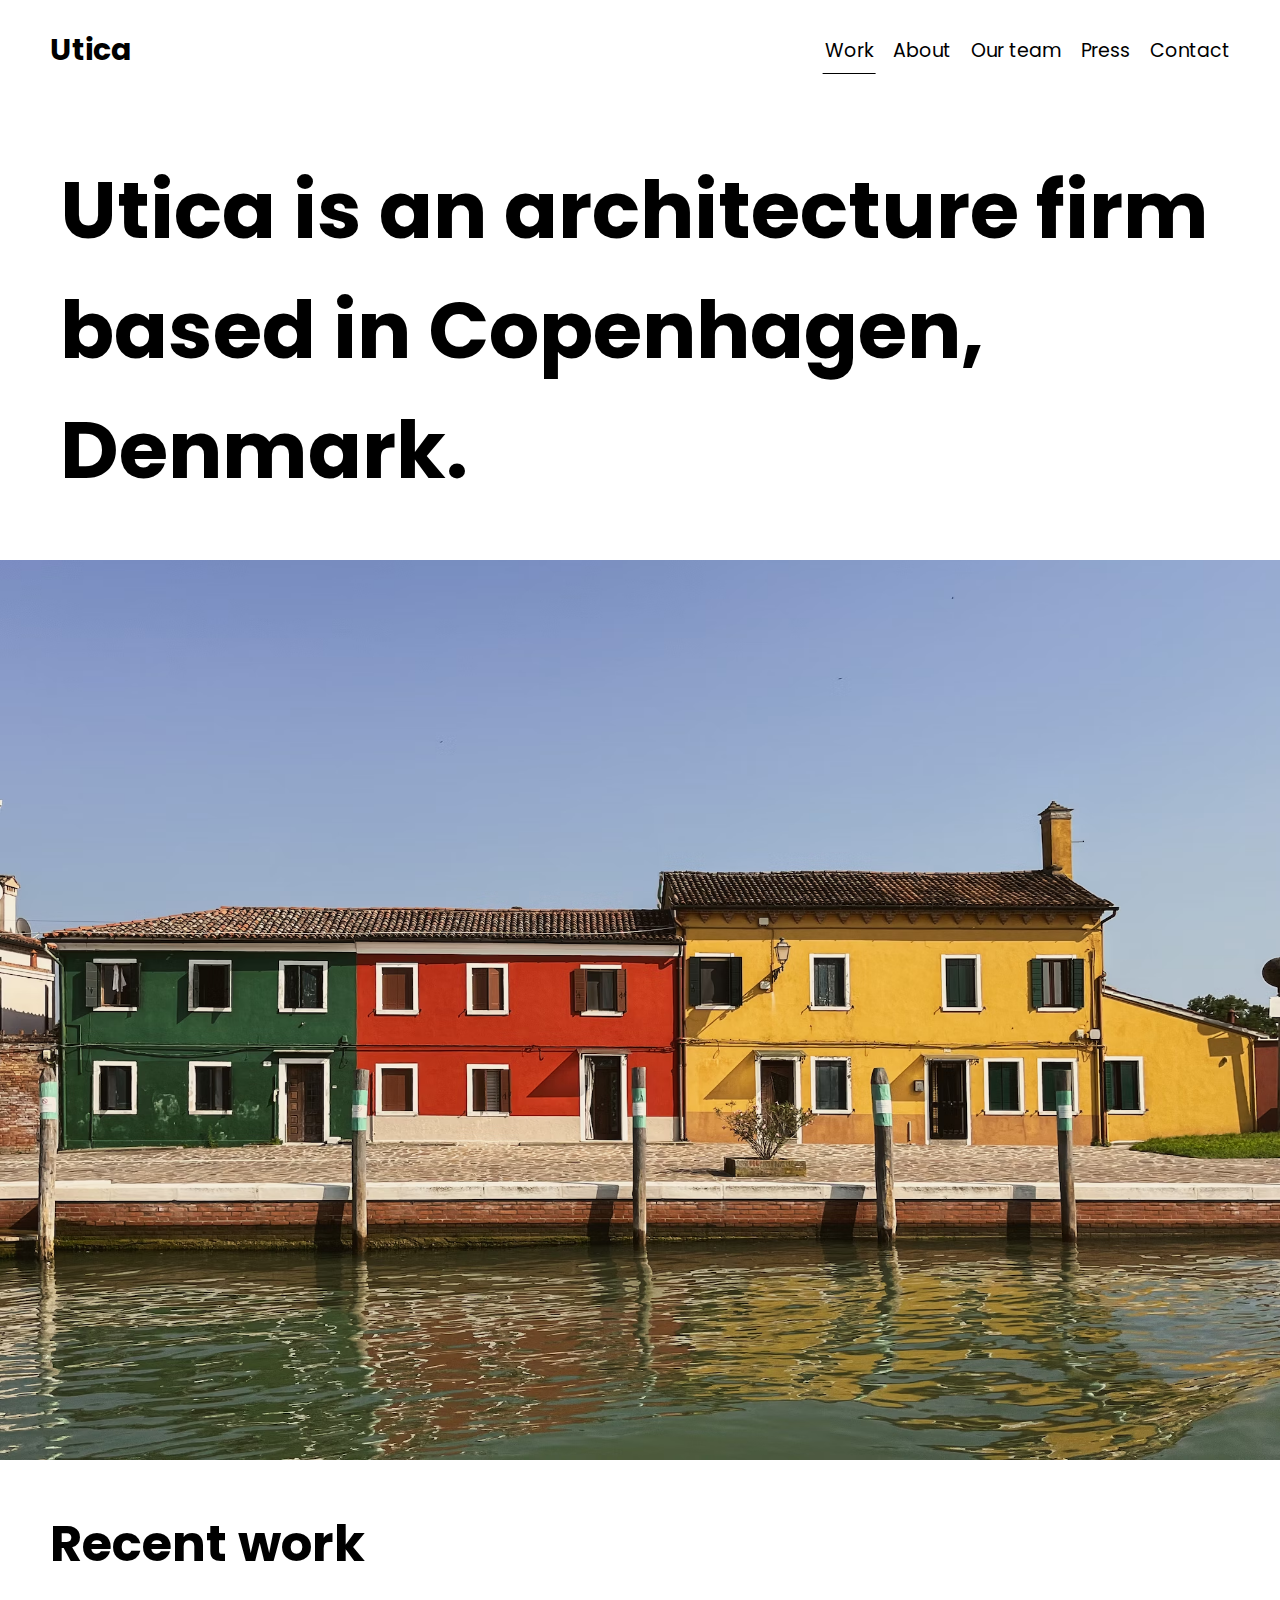
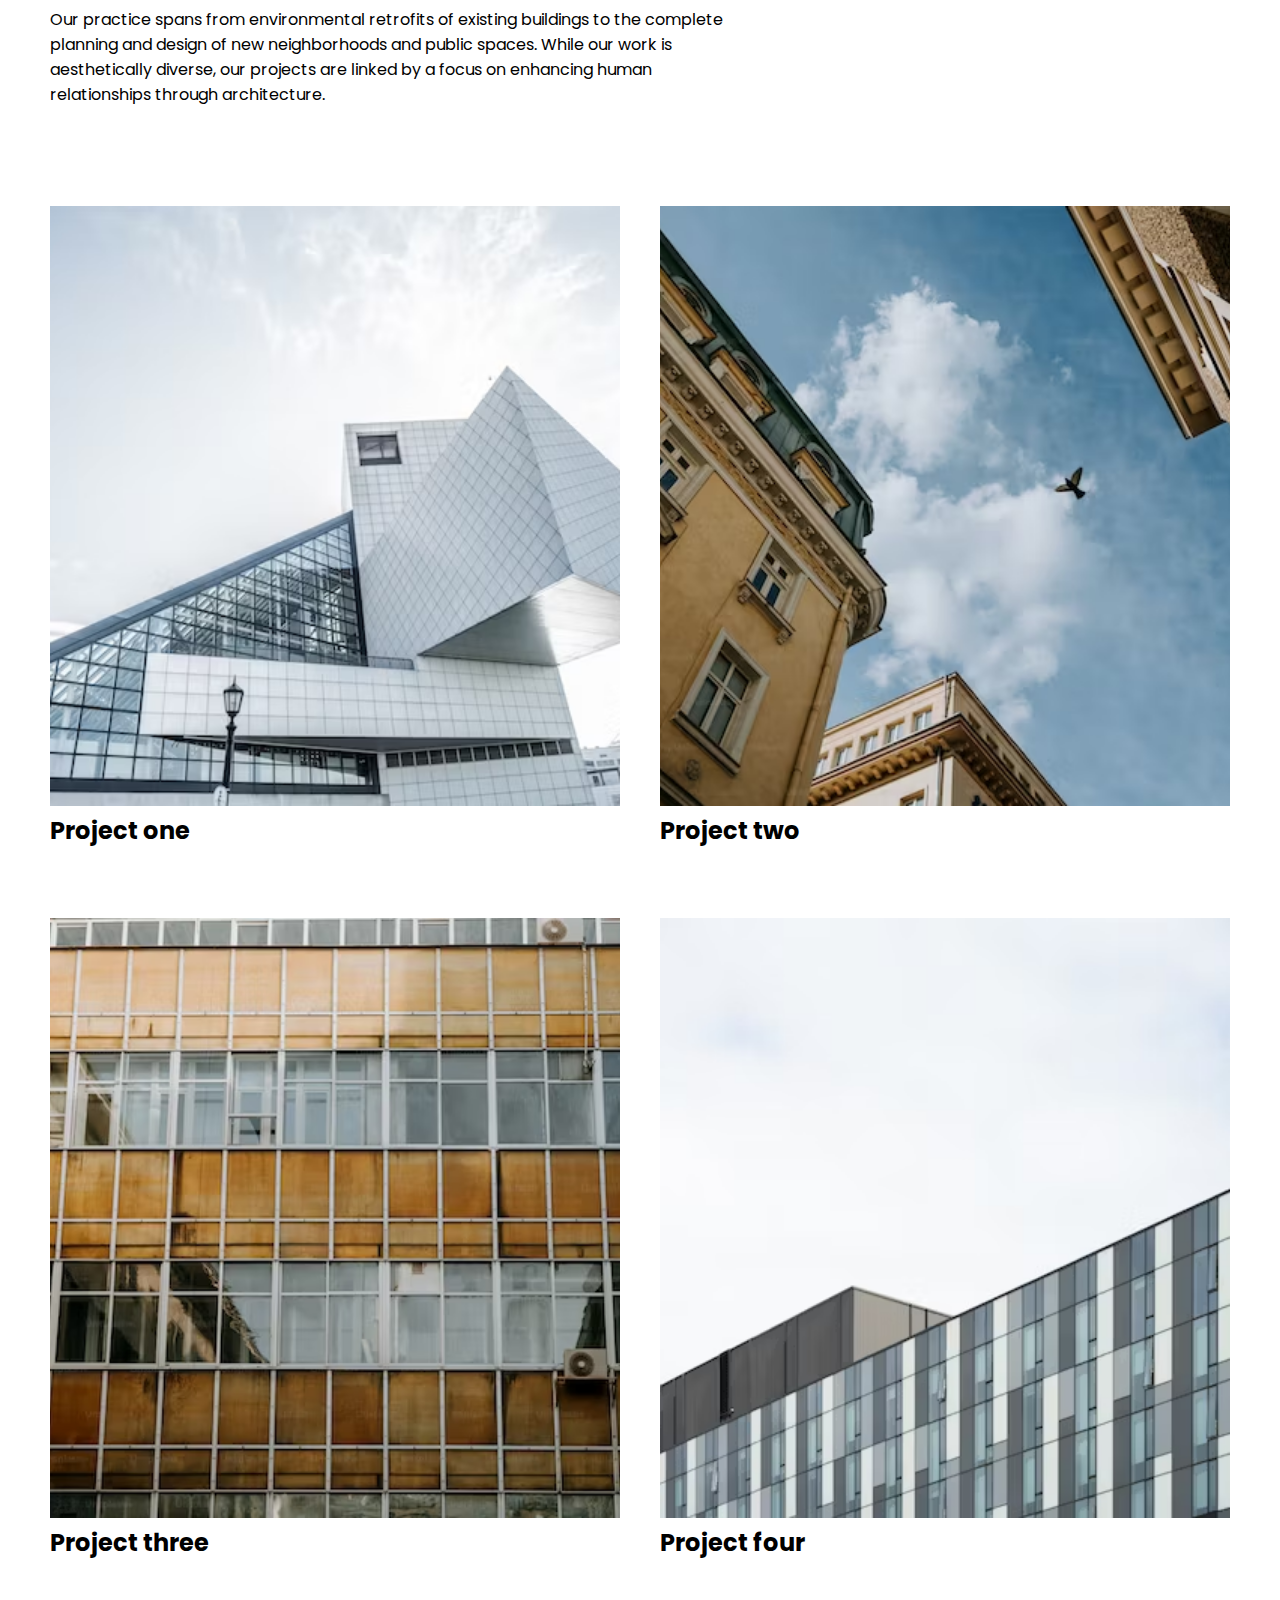
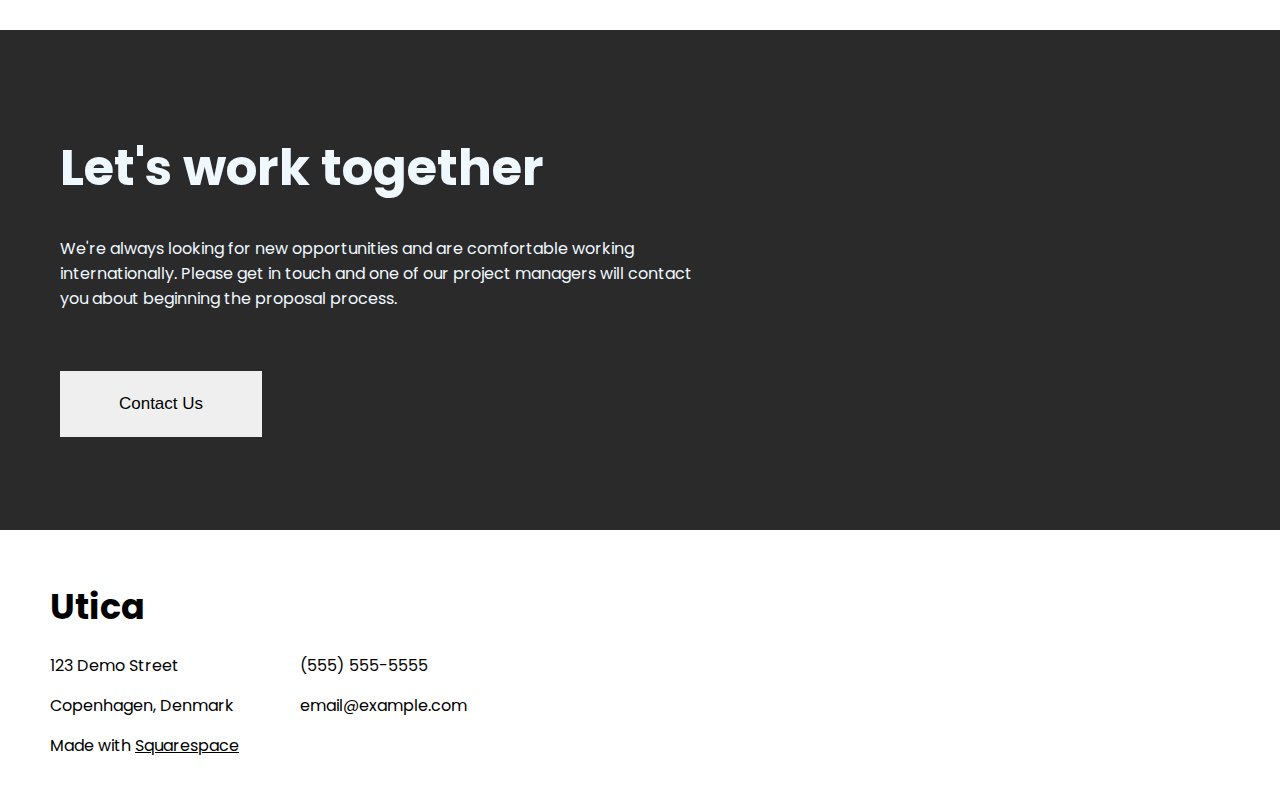
<file: index.html>
<!DOCTYPE html>
<html>
  <head>
    <meta charset="UTF-8" />
    <title>Utica</title>
    <link rel="stylesheet" href="css/style.css" />
    <link rel="preconnect" href="https://fonts.googleapis.com" />
    <link rel="preconnect" href="https://fonts.gstatic.com" crossorigin />
    <link
      href="https://fonts.googleapis.com/css2?family=Poppins:wght@400;500;600&display=swap"
      rel="stylesheet"
    />
  </head>
  <body>
    <header class="header">
      <a class="logo" href="/"> Utica</a>
      <ul class="header-nav">
        <li><a class="underline" href="/"> Work</a></li>
        <li><a href="about.html"> About</a></li>
        <li><a href="ourteam.html"> Our team </a></li>
        <li><a href="press.html"> Press </a></li>
        <li><a href="contact.html"> Contact</a></li>
      </ul>
    </header>
    <main>
      <section class="section-1">
        <div class="main">
          <h1>Utica is an architecture firm based in Copenhagen, Denmark.</h1>
        </div>
        <img src="img/utica main.avif" alt="utica" />
      </section>

      <section>
        <div class="section-2">
          <h2>Recent work</h2>
          <p>
            Our practice spans from environmental retrofits of existing
            buildings to the complete planning and design of new neighborhoods
            and public spaces. While our work is aesthetically diverse, our
            projects are linked by a focus on enhancing human relationships
            through architecture.
          </p>
        </div>
        <div class="section2_img">
          <a href="/">
            <img src="/img/photo2.avif" alt="project Utica1" />
            <h2>Project one</h2>
          </a>

          <a href="/">
            <img src="/img/photo1.avif" alt="project Utica2" />
            <h2>Project two</h2>
          </a>

          <a href="/">
            <img src="/img/photo3.avif" alt="project Utica3" />
            <h2>Project three</h2>
          </a>

          <a href="/">
            <img src="/img/photo4.avif" alt=" project Utica4" />
            <h2>Project four</h2>
          </a>
        </div>
      </section>
      <section class="section-3">
        <div class="section3_text">
          <h2>Let's work together</h2>
          <p>
            We're always looking for new opportunities and are comfortable
            working internationally. Please get in touch and one of our project
            managers will contact you about beginning the proposal process.
          </p>
          <a href="contact.html">
            <button class="btn">Contact Us</button>
          </a>
        </div>
      </section>
    </main>
    <footer class="footer">
      <h2>Utica</h2>
      <div class="paragraph">
        <p>123 Demo Street</p>
        <p>(555) 555-5555</p>
        <p>Copenhagen, Denmark</p>
        <p>email@example.com</p>
        <p>Made with <a href="https://www.squarespace.com/">Squarespace</a></p>
      </div>
    </footer>
  </body>
</html>
</file>
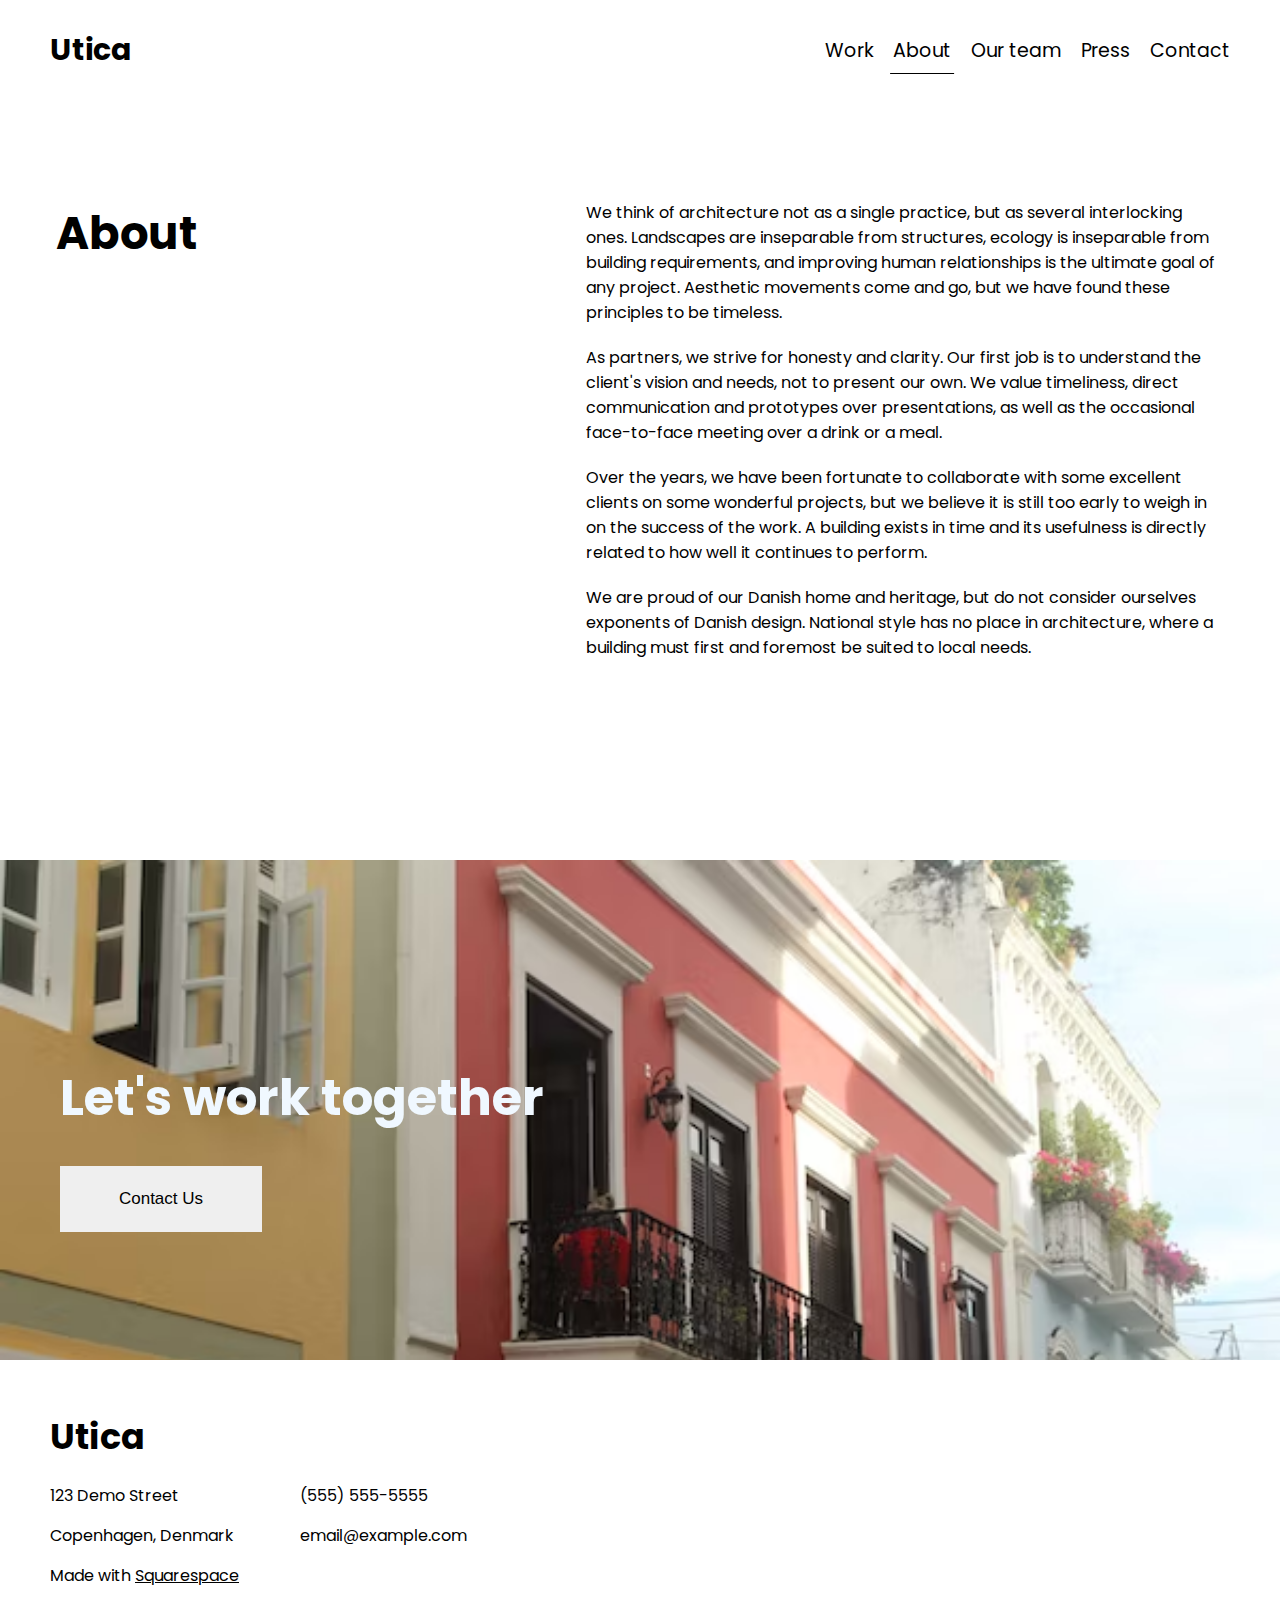
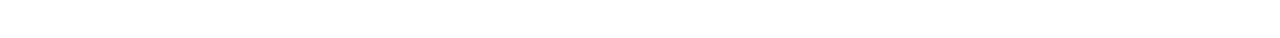
<file: about.html>
<!DOCTYPE html>
<html>
  <head>
    <meta charset="UTF-8" />
    <title>About</title>
    <link rel="stylesheet" href="css/style.css" />
    <link rel="preconnect" href="https://fonts.googleapis.com" />
    <link rel="preconnect" href="https://fonts.gstatic.com" crossorigin />
    <link
      href="https://fonts.googleapis.com/css2?family=Poppins:wght@400;500;600&display=swap"
      rel="stylesheet"
    />
  </head>
  <body>
    <header class="header">
      <a class="logo" href="/"> Utica</a>
      <ul class="header-nav">
        <li><a href="index.html"> Work</a></li>
        <li><a class="underline" href="about.html"> About</a></li>
        <li><a href="ourteam.html"> Our team </a></li>
        <li><a href="press.html"> Press </a></li>
        <li><a href="contact.html"> Contact</a></li>
      </ul>
    </header>
    <main>
      <div class="about">
        <h1>About</h1>
        <div>
          <div class="p1">
            <p>
              We think of architecture not as a single practice, but as several
              interlocking ones. Landscapes are inseparable from structures,
              ecology is inseparable from building requirements, and improving
              human relationships is the ultimate goal of any project. Aesthetic
              movements come and go, but we have found these principles to be
              timeless.
            </p>
          </div>
          <div class="p2">
            <p>
              As partners, we strive for honesty and clarity. Our first job is
              to understand the client's vision and needs, not to present our
              own. We value timeliness, direct communication and prototypes over
              presentations, as well as the occasional face-to-face meeting over
              a drink or a meal.
            </p>
          </div>
          <div class="p3">
            <p>
              Over the years, we have been fortunate to collaborate with some
              excellent clients on some wonderful projects, but we believe it is
              still too early to weigh in on the success of the work. A building
              exists in time and its usefulness is directly related to how well
              it continues to perform.
            </p>
          </div>
          <p>
            We are proud of our Danish home and heritage, but do not consider
            ourselves exponents of Danish design. National style has no place in
            architecture, where a building must first and foremost be suited to
            local needs.
          </p>
        </div>
      </div>
      <section class="part2">
        <div class="section3_text">
          <h2 class="h2footer">Let's work together</h2>
          <a href="contact.html">
            <button class="btn2">Contact Us</button>
          </a>
        </div>
      </section>
      <footer class="footer">
        <h2>Utica</h2>
        <div class="paragraph">
          <p>123 Demo Street</p>
          <p>(555) 555-5555</p>
          <p>Copenhagen, Denmark</p>
          <p>email@example.com</p>
          <p>
            Made with <a href="https://www.squarespace.com/">Squarespace</a>
          </p>
        </div>
      </footer>
    </main>
  </body>
</html>
</file>
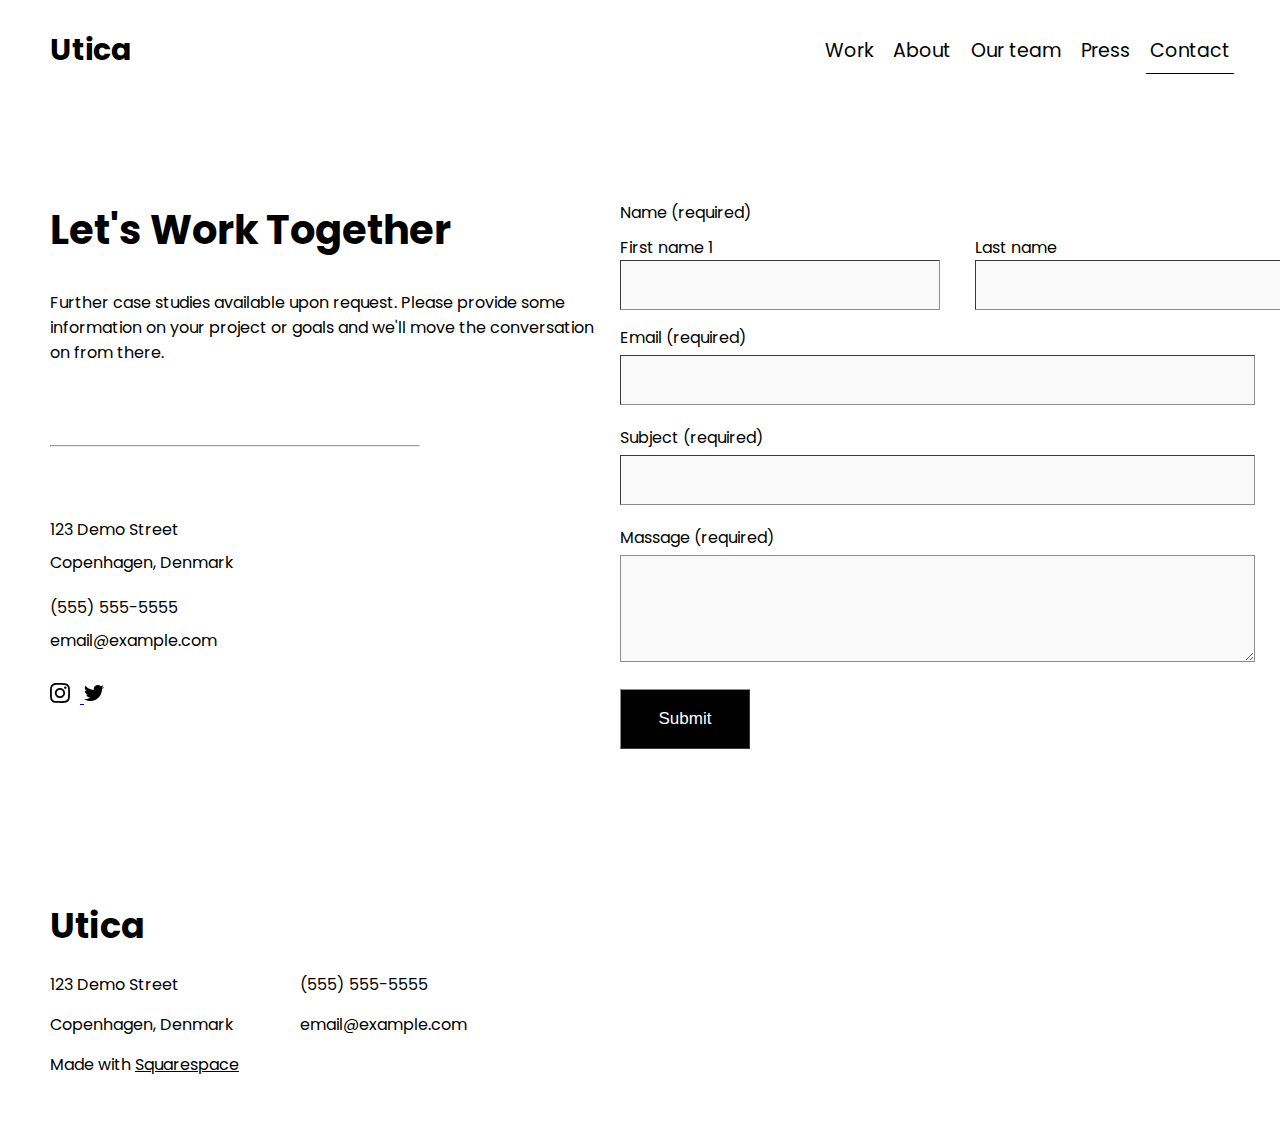
<file: contact.html>
<!DOCTYPE html>
<html>
  <head>
    <meta charset="UTF-8" />
    <title>Contact</title>
    <link rel="stylesheet" href="css/style.css" />
    <link rel="preconnect" href="https://fonts.googleapis.com" />
    <link rel="preconnect" href="https://fonts.gstatic.com" crossorigin />
    <link
      href="https://fonts.googleapis.com/css2?family=Poppins:wght@400;500;600&display=swap"
      rel="stylesheet"
    />
  </head>
  <body>
    <header class="header">
      <a class="logo" href="/"> Utica</a>
      <ul class="header-nav">
        <li><a href="index.html"> Work</a></li>
        <li><a href="about.html"> About</a></li>
        <li><a href="ourteam.html"> Our team </a></li>
        <li><a href="press.html"> Press </a></li>
        <li><a href="contact.html" class="underline"> Contact</a></li>
      </ul>
    </header>
    <main class="maincontact">
      <div class="section1">
        <h1>Let's Work Together</h1>
        <p class="text-contact">
          Further case studies available upon request. Please provide some
          information on your project or goals and we'll move the conversation
          on from there.
        </p>
        <hr />

        <p class="p1_contact">123 Demo Street</p>
        <p class="p2_contact">Copenhagen, Denmark</p>
        <p class="p3_contact">(555) 555-5555</p>
        <p class="p4_contact">email@example.com</p>

        <a href="https://www.instagram.com/squarespace/" target="_blank">
          <img
            class="instagram"
            src="/img/instagram-167-svgrepo-com.svg"
            alt="instagram"
          />
        </a>
        <a href="https://twitter.com/squarespace" target="_blank">
          <img src="/img/twitter-154-svgrepo-com.svg" alt="twitter" />
        </a>
      </div>
      <div class="form">
        <form action="/">
          <div>
            <label for="name"> Name (required) </label>
          </div>
          <div class="firstname_lastname">
            <div>
              <label for="firstname"> First name</label>
              1
              <input type="text" />
            </div>
            <div>
              <label for="lastname"> Last name</label>

              <input type="text" />
            </div>
          </div>
          <div class="email">
            <label for="email"> Email (required) </label>
          </div>
          <input type="text" />
          <div class="subject">
            <label for="subject"> Subject (required) </label>
          </div>
          <input type="text" />
          <div class="massage">
            <label for="massage"> Massage (required) </label>
          </div>
          <textarea name="massage" id="massage" cols="100" rows="7"></textarea>
          <div class="submit">
            <input type="submit" value="Submit" />
          </div>
        </form>
      </div>
    </main>
    <footer class="footer">
      <h2>Utica</h2>
      <div class="paragraph">
        <p>123 Demo Street</p>
        <p>(555) 555-5555</p>
        <p>Copenhagen, Denmark</p>
        <p>email@example.com</p>
        <p>Made with <a href="https://www.squarespace.com/">Squarespace</a></p>
      </div>
    </footer>
  </body>
</html>
</file>
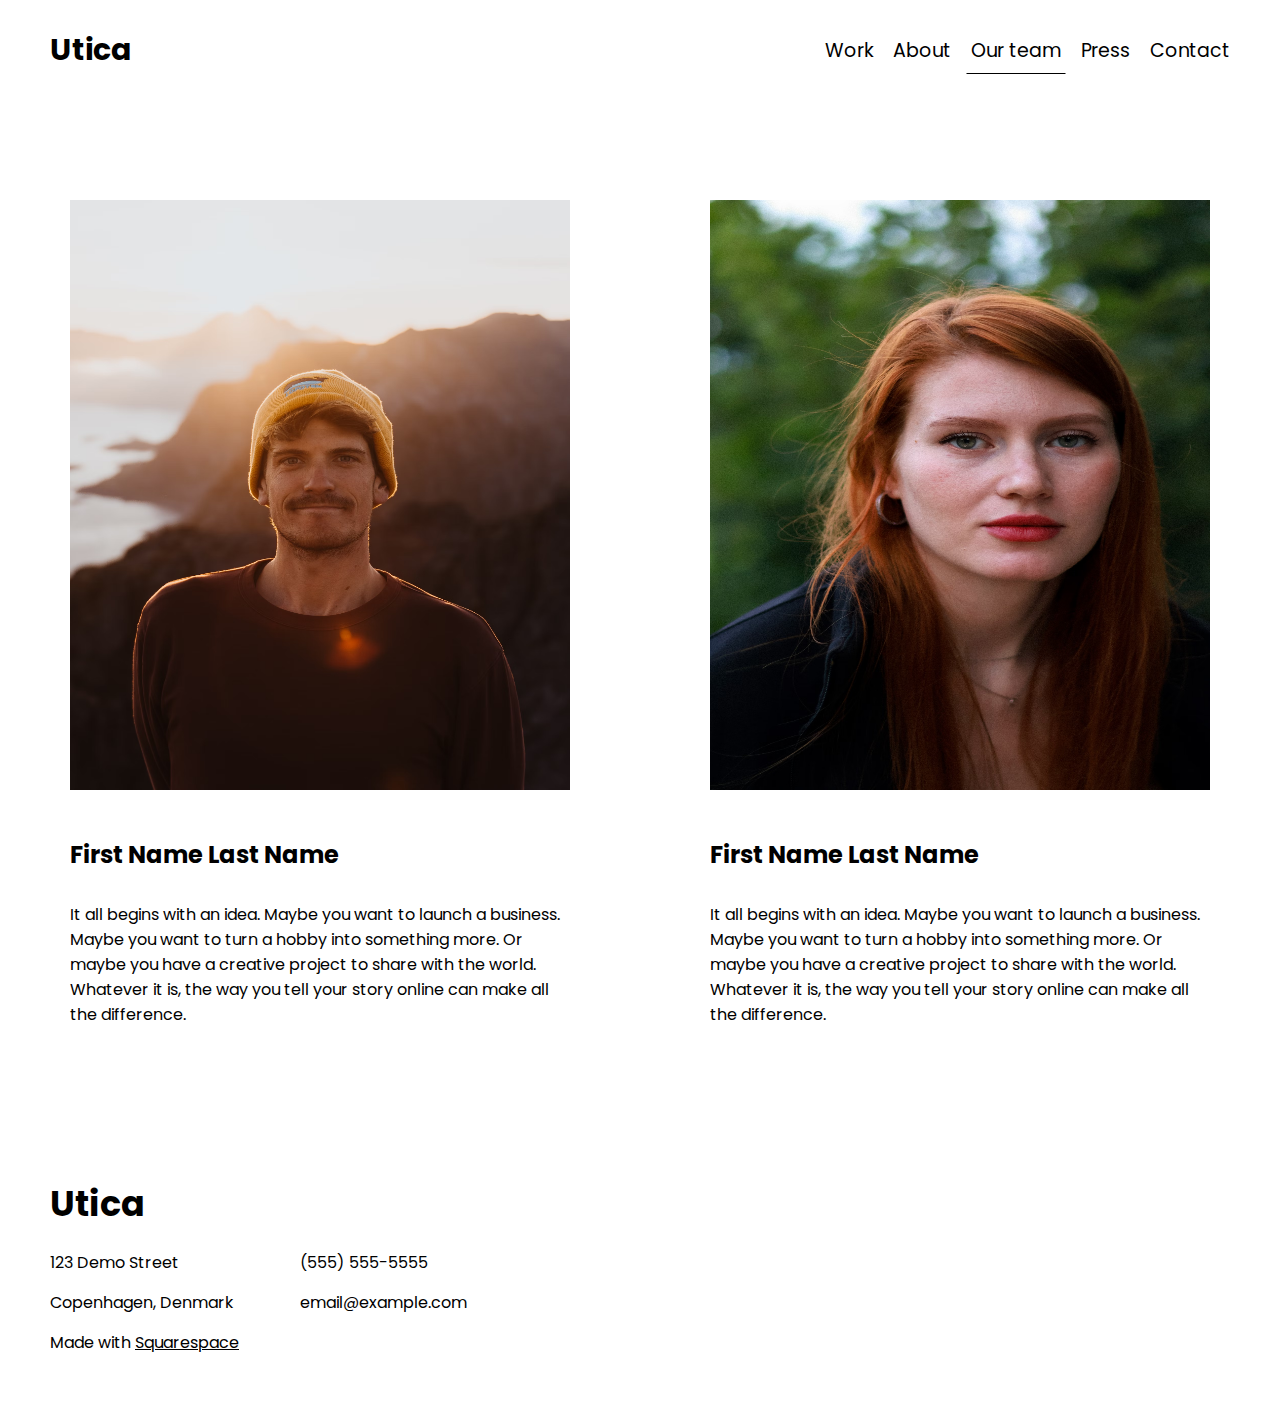
<file: ourteam.html>
<!DOCTYPE html>
<html>
  <head>
    <meta charset="UTF-8" />
    <title>Our team</title>
    <link rel="stylesheet" href="/css/style.css" />
    <link rel="preconnect" href="https://fonts.googleapis.com" />
    <link rel="preconnect" href="https://fonts.gstatic.com" crossorigin />
    <link
      href="https://fonts.googleapis.com/css2?family=Poppins:wght@400;500;600&display=swap"
      rel="stylesheet"
    />
  </head>
  <body>
    <header class="header">
      <a class="logo" href="/"> Utica</a>
      <ul class="header-nav">
        <li><a href="index.html"> Work</a></li>
        <li><a href="about.html"> About</a></li>
        <li><a class="underline" href="ourteam.html"> Our team </a></li>
        <li><a href="press.html"> Press </a></li>
        <li><a href="contact.html"> Contact</a></li>
      </ul>
    </header>
    <main class="ourteam_section">
      <div>
        <img src="/img/photoportret1.avif" alt="portret" />

        <h2>First Name Last Name</h2>
        <p>
          It all begins with an idea. Maybe you want to launch a business. Maybe
          you want to turn a hobby into something more. Or maybe you have a
          creative project to share with the world. Whatever it is, the way you
          tell your story online can make all the difference.
        </p>
      </div>
      <div>
        <img src="img/photoportret2.avif" alt="portret" />

        <h2>First Name Last Name</h2>
        <p>
          It all begins with an idea. Maybe you want to launch a business. Maybe
          you want to turn a hobby into something more. Or maybe you have a
          creative project to share with the world. Whatever it is, the way you
          tell your story online can make all the difference.
        </p>
      </div>
    </main>
    <footer class="footer">
      <h2>Utica</h2>
      <div class="paragraph">
        <p>123 Demo Street</p>
        <p>(555) 555-5555</p>
        <p>Copenhagen, Denmark</p>
        <p>email@example.com</p>
        <p>Made with <a href="https://www.squarespace.com/">Squarespace</a></p>
      </div>
    </footer>
  </body>
</html>
</file>
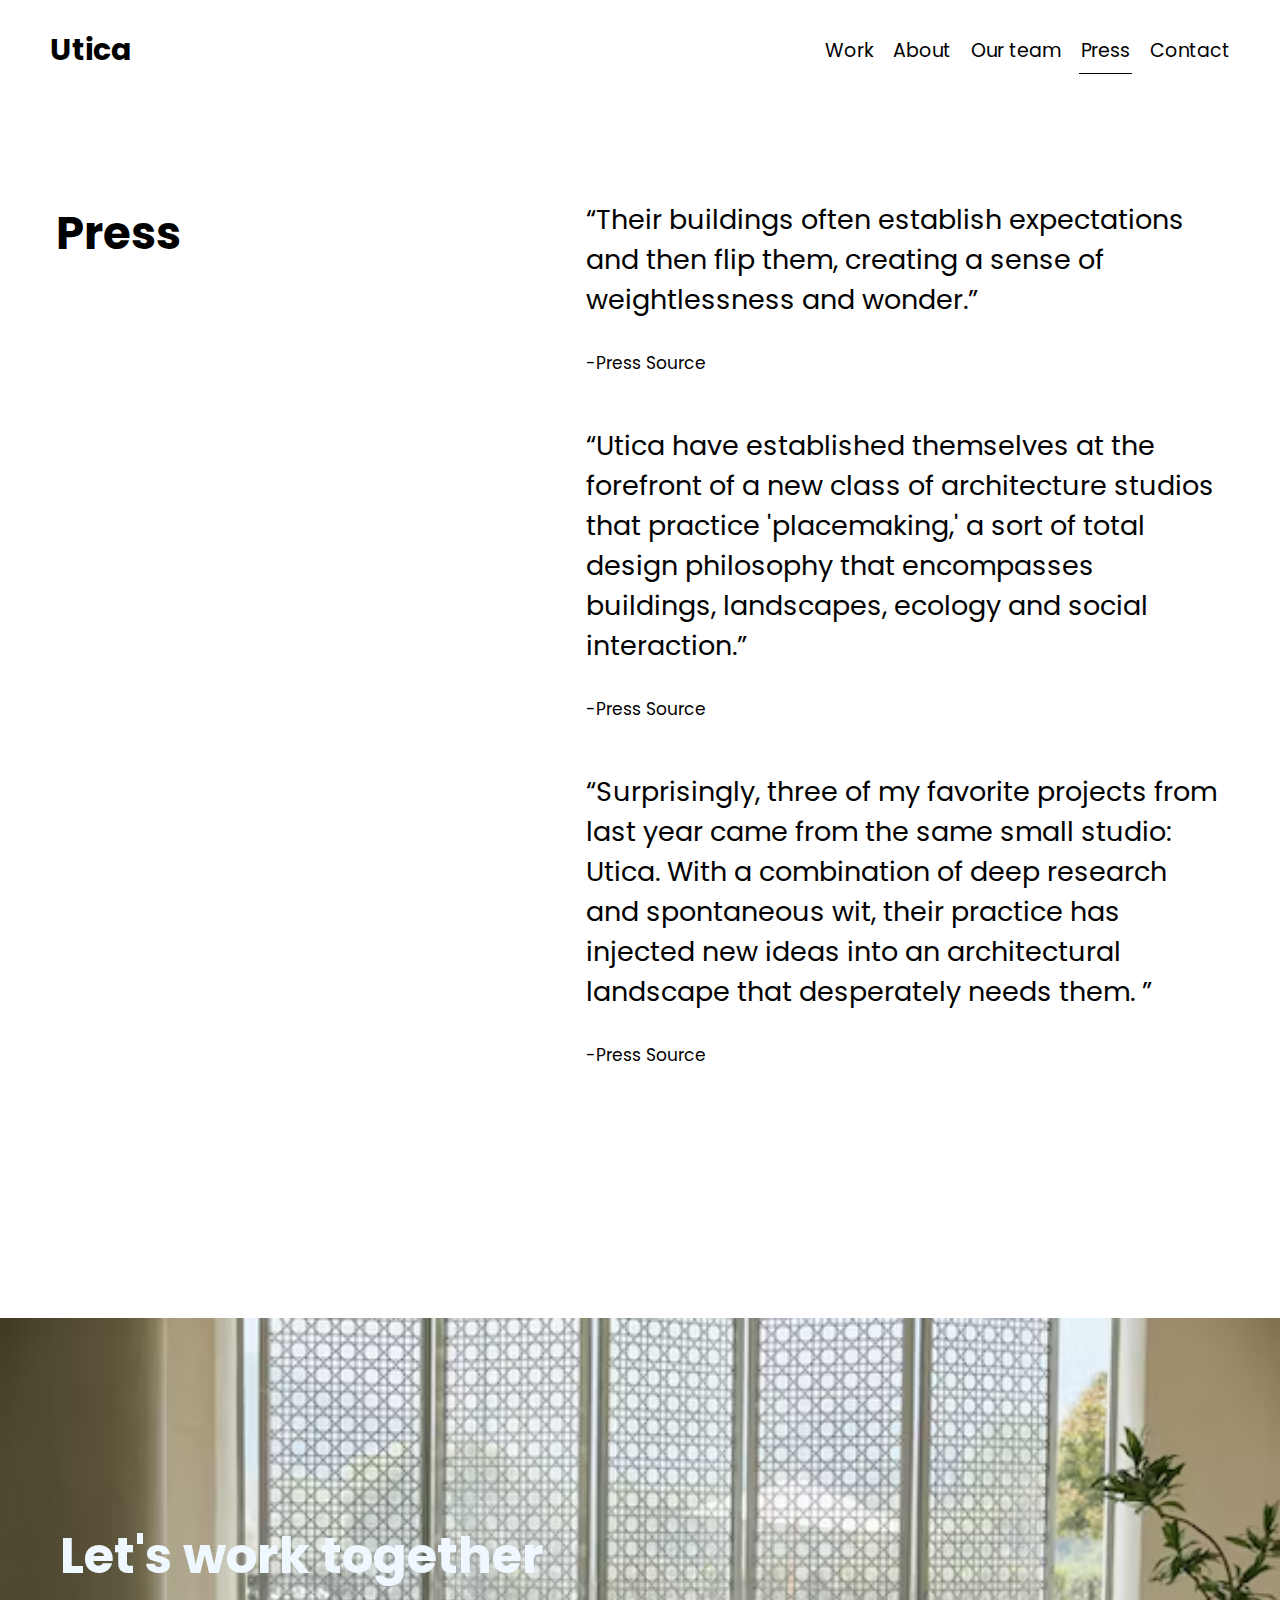
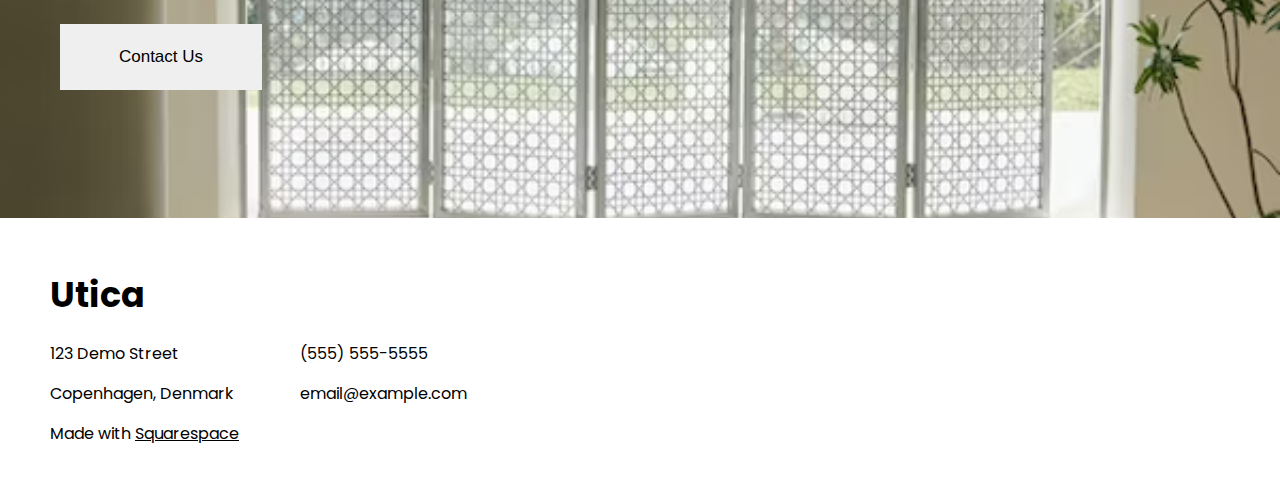
<file: press.html>
<!DOCTYPE html>
<html>
  <head>
    <meta charset="UTF-8" />
    <title>Press</title>
    <link rel="stylesheet" href="css/style.css" />
    <link rel="preconnect" href="https://fonts.googleapis.com" />
    <link rel="preconnect" href="https://fonts.gstatic.com" crossorigin />
    <link
      href="https://fonts.googleapis.com/css2?family=Poppins:wght@400;500;600&display=swap"
      rel="stylesheet"
    />
  </head>
  <body>
    <header class="header">
      <a class="logo" href="/"> Utica</a>
      <ul class="header-nav">
        <li><a href="index.html"> Work</a></li>
        <li><a href="about.html"> About</a></li>
        <li><a href="ourteam.html"> Our team </a></li>
        <li><a class="underline" href="press.html"> Press </a></li>
        <li><a href="contact.html"> Contact</a></li>
      </ul>
    </header>
    <main>
      <div class="about">
        <h1>Press</h1>
        <div>
          <div class="p1_press">
            <p>
              “Their buildings often establish expectations and then flip them,
              creating a sense of weightlessness and wonder.”
            </p>
            <p class="press_source1">-Press Source</p>
          </div>
          <div class="p2_press">
            <p>
              “Utica have established themselves at the forefront of a new class
              of architecture studios that practice 'placemaking,' a sort of
              total design philosophy that encompasses buildings, landscapes,
              ecology and social interaction.”
            </p>
            <p class="press_source2">-Press Source</p>
          </div>
          <div class="p3_press">
            <p>
              “Surprisingly, three of my favorite projects from last year came
              from the same small studio: Utica. With a combination of deep
              research and spontaneous wit, their practice has injected new
              ideas into an architectural landscape that desperately needs them.
              ”
            </p>
            <p class="press_source3">-Press Source</p>
          </div>
        </div>
      </div>
      <section class="press_part2">
        <div class="section3_text">
          <h2 class="h2footer">Let's work together</h2>
          <a href="contact.html">
            <button class="btn2">Contact Us</button>
          </a>
        </div>
      </section>
      <footer class="footer">
        <h2>Utica</h2>
        <div class="paragraph">
          <p>123 Demo Street</p>
          <p>(555) 555-5555</p>
          <p>Copenhagen, Denmark</p>
          <p>email@example.com</p>
          <p>
            Made with <a href="https://www.squarespace.com/">Squarespace</a>
          </p>
        </div>
      </footer>
    </main>
  </body>
</html>
</file>
<file: css/style.css>
* {
  margin: 0px;
  padding: 0px;
  box-sizing: border-box;
}

body {
  font-family: Poppins;
  font-style: normal;
}

img {
  width: 100%;
}

input:focus {
  outline-style: solid;
  outline-color: black;
  outline-offset: 2px;
  outline-width: 2px;
}

.header {
  height: 100px;
  display: flex;
  justify-content: space-between;
  align-items: center;
  padding-left: 50px;
  padding-right: 50px;
}

.logo {
  color: black;
  text-decoration: none;
  font-size: 30px;
  font-weight: bold;
}
.header-nav {
  display: flex;
  list-style-type: none;
  gap: 20px;
  font-size: 19px;
}

.header-nav a {
  color: black;
  text-decoration: none;
  position: relative;
}

.header-nav a.underline::before {
  content: "";
  width: 110%;
  height: 1px;
  background-color: black;
  position: absolute;
  bottom: -10px;
  left: 50%;
  transform: translateX(-50%);
}
.section-1 {
  margin-top: 50px;
  font-size: 40px;
}
.main {
  padding-left: 60px;
  margin-bottom: 50px;
}
.section-1 img {
  width: 100%;
  height: 100vh;
  margin-bottom: 30px;
}
.section-2 {
  width: 750px;
  height: 300px;
  padding-left: 50px;
}
.section-2 h2 {
  font-size: 50px;
  padding-bottom: 25px;
}
.section2_img {
  display: grid;
  grid-template-columns: repeat(2, 50%);
  justify-content: center;
  padding: 0 70px;
  gap: 40px;
  row-gap: 70px;
}

.section2_img img {
  height: 600px;
  object-fit: cover;
}

.section2_img img:hover {
  opacity: 0.7;
}

.section2_img a {
  text-decoration: none;
  color: black;
}
.section-3 {
  background-color: rgb(42, 42, 42);
  color: aliceblue;
  width: 100%;
  height: 500px;
  margin-top: 70px;
}
.section3_text {
  width: 700px;
  padding-top: 100px;
  padding-left: 60px;
}
.section3_text h2 {
  font-size: 50px;
  padding-bottom: 30px;
}
.btn {
  width: 202px;
  height: 66px;
  margin-top: 60px;
  font-size: 17px;
  cursor: pointer;
  border-radius: 0px;
  border: none;
}
.footer {
  padding-top: 50px;
  padding-left: 50px;
  padding-bottom: 50px;
}
.footer h2 {
  font-size: 35px;
  padding-bottom: 20px;
}
.paragraph a {
  color: black;
}
.paragraph {
  display: grid;
  grid-template-columns: repeat(2, 250px);
  grid-row-gap: 15px;
}

.about {
  margin-top: 100px;
  display: grid;
  grid-template-columns: 40% 50%;
  gap: 20px;
  justify-content: center;
}
.about h1 {
  padding-left: 2px;
  font-size: 45px;
}
.p1 {
  margin-bottom: 20px;
}
.p2 {
  margin-bottom: 20px;
}
.p3 {
  margin-bottom: 20px;
}
.part2 {
  background-image: url(/img/photoforsection2.avif);
  background-repeat: no-repeat;
  background-size: cover;
  color: aliceblue;
  width: 100%;
  height: 500px;
  margin-top: 200px;
}
.h2footer {
  margin-top: 100px;
}
.btn2 {
  width: 202px;
  height: 66px;
  font-size: 17px;
  cursor: pointer;
  border-radius: 0px;
  border: none;
}
.ourteam_section img {
  width: 500px;
  height: 590px;
  margin-top: 100px;
}
.ourteam_section {
  display: grid;
  grid-template-columns: 1fr 1fr;
  justify-items: center;
}
.ourteam_section h2 {
  margin-top: 40px;
}
.ourteam_section p {
  width: 500px;
  margin-top: 30px;
  margin-bottom: 100px;
}
.p1_press {
  font-size: 27px;
  margin-bottom: 50px;
}
.press_source1 {
  font-size: 17px;
  margin-top: 30px;
}
.p2_press {
  font-size: 27px;
  margin-bottom: 50px;
}
.press_source2 {
  font-size: 17px;
  margin-top: 30px;
}
.p3_press {
  font-size: 27px;
  margin-bottom: 50px;
}
.press_source3 {
  font-size: 17px;
  margin-top: 30px;
}
.press_part2 {
  background-image: url(/img/photoforsection3.avif);
  background-repeat: no-repeat;
  background-size: cover;
  color: aliceblue;
  width: 100%;
  height: 500px;
  margin-top: 200px;
}
.maincontact img {
  width: 20px;
}
.maincontact {
  margin-top: 100px;
  margin-bottom: 100px;
  display: grid;
  grid-template-columns: 1fr 1fr;
  column-gap: 20px;
}
.section1 h1 {
  font-size: 40px;
  padding-left: 50px;
  padding-bottom: 30px;
}
.text-contact {
  width: 600px;
  padding-left: 50px;
  padding-bottom: 80px;
}
.section1 hr {
  width: 370px;
  margin-left: 50px;
}
.p1_contact {
  margin-top: 70px;
  margin-left: 50px;
}
.p2_contact {
  margin-top: 8px;
  margin-left: 50px;
}
.p3_contact {
  margin-top: 20px;
  margin-left: 50px;
}
.p4_contact {
  margin-top: 8px;
  margin-left: 50px;
  margin-bottom: 30px;
}
.instagram {
  margin-left: 50px;
  margin-right: 10px;
}
.form input {
  display: block;
  width: 90%;
  height: 50px;
  background-color: rgb(249, 249, 249);
  border-width: 1px;
  border-color: rgb(142, 141, 141);
}
.firstname_lastname {
  display: grid;
  grid-template-columns: 355px 350px;
  padding-top: 10px;
  height: 100px;
}
.email {
  margin-bottom: 5px;
}
.subject {
  margin-top: 20px;
  margin-bottom: 5px;
}
.massage {
  margin-top: 20px;
  margin-bottom: 5px;
}
.form textarea {
  width: 90%;
  background-color: rgb(249, 249, 249);
  border-width: 1px;
  border-color: rgb(142, 141, 141);
}

.submit input {
  margin-top: 20px;
  width: 130px;
  background-color: black;
  color: white;
  font-size: 17px;
  cursor: pointer;
  height: 60px;
}
.submit input:hover {
  opacity: 0.7;
}
</file>
